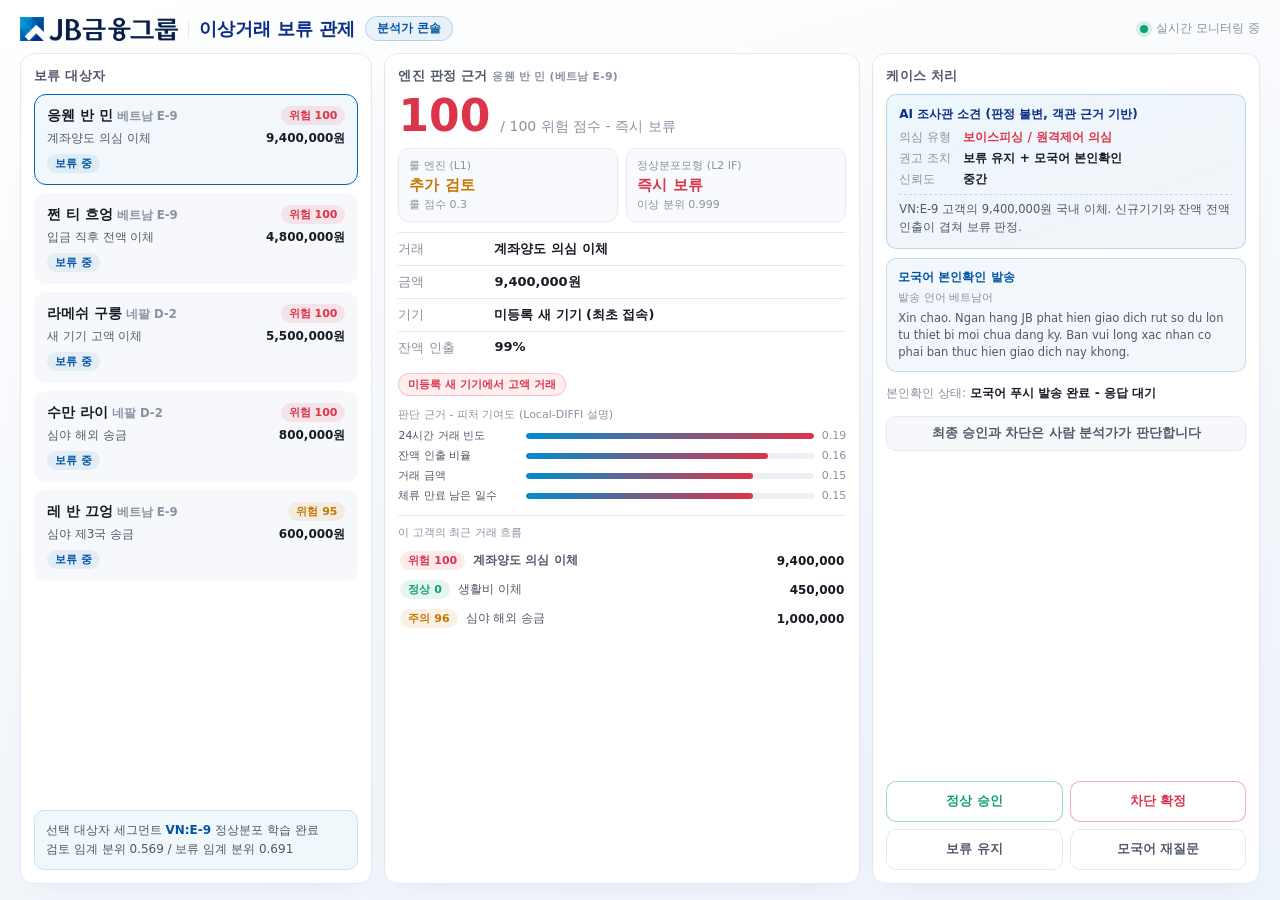
<file: fraud_console/index.html>
<!DOCTYPE html>
<html lang="ko">
<head>
<meta charset="UTF-8" />
<meta name="viewport" content="width=device-width, initial-scale=1.0" />
<title>이상거래 보류 관제 - My LifeRoad</title>

<!--
  기업 관점 화면(은행 내부 FDS 관제 콘솔). localhost:8002 로 떠서 메인 화면(8000)의
  iframe 안에 박힌다. 디자인은 메인 앱과 동일한 밝은 톤(흰 카드 + JB 파랑).

  화면 2모드:
  [관제 모드] 좌 보류 대상자 대기열 -> 중 엔진 판정 근거 -> 우 케이스 처리.
    우측에 AI 조사관 소견(의심 유형, 권고 조치, 신뢰도, 케이스 요약)이 떠서
    사람 분석가의 의사결정을 돕는다. 소견은 코드 결정론(객관 사실 기반)이다.
  [상담 모드] "모국어 재질문" 클릭 시 전환. 좌 AI 조사관 보고서(고객 세부),
    우 AI 에이전트가 고객과 모국어로 직접 소통 + 내용을 한국어로 통역해 직원에게 표시.

  데이터: 백엔드(8001) /fraud/* = 진짜 4계층 ML 엔진 실채점. 없으면 DEMO 차선책.
  결정권 원칙: 승인/차단은 분석가(사람)가 누른다. AI 는 소견과 근거만 제시한다.
-->

<style>
  :root {
    --jb-sky:   #008CCF;
    --jb-blue:  #0067B6;
    --jb-deep:  #0054A7;
    --jb-navy:  #092C86;
    --font: "Pretendard", -apple-system, BlinkMacSystemFont, "Segoe UI", system-ui, sans-serif;
    --bg:      #F6F7F9;
    --card:    #FFFFFF;
    --line:    #E6E9EF;
    --ink:     #161B26;
    --ink-2:   #515869;
    --muted:   #8A91A0;
    --risk-high: #DC3448;
    --risk-mid:  #C77700;
    --risk-low:  #0E9F76;
  }

  * { box-sizing: border-box; margin: 0; padding: 0; }
  html, body {
    height: 100%;
    background: linear-gradient(165deg, #FFFFFF, #F2F6FB 65%, #EDF3FA);
    color: var(--ink);
    font-family: var(--font);
    -webkit-font-smoothing: antialiased;
  }
  .console { height: 100%; display: flex; flex-direction: column; padding: 16px 20px; gap: 12px; }

  /* 상단 바 */
  .con-top { display: flex; align-items: center; justify-content: space-between; }
  .con-brand { display: flex; align-items: center; gap: 10px; }
  .jb-logo { height: 24px; display: block; }
  .brand-divider { width: 1px; height: 18px; background: var(--line); }
  .con-title { font-size: 18px; font-weight: 800; color: var(--jb-navy); }
  .role-badge {
    font-size: 11.5px; font-weight: 700; padding: 4px 11px; border-radius: 999px;
    color: var(--jb-deep); background: rgba(0,103,182,.08); border: 1px solid rgba(0,103,182,.22);
  }
  body.chat-mode .role-badge { color: var(--risk-mid); background: rgba(199,119,0,.08); border-color: rgba(199,119,0,.28); }
  .handoff-note {
    display: none; font-size: 11.5px; color: var(--ink-2); background: rgba(199,119,0,.07);
    border: 1px solid rgba(199,119,0,.22); border-radius: 8px; padding: 7px 11px; margin-bottom: 9px;
  }
  body.chat-mode .handoff-note { display: block; }
  .handoff-note b { color: var(--risk-mid); }
  .engine-pill {
    font-size: 11px; font-weight: 700; padding: 3px 10px; border-radius: 999px;
    border: 1px solid rgba(14,159,118,.35); color: var(--risk-low); background: rgba(14,159,118,.08);
  }
  .engine-pill.off { border-color: rgba(199,119,0,.35); color: var(--risk-mid); background: rgba(199,119,0,.08); }
  .con-live { display: flex; align-items: center; gap: 8px; font-size: 12px; color: var(--muted); }
  .con-live .dot { width: 8px; height: 8px; border-radius: 50%; background: var(--risk-low); box-shadow: 0 0 0 4px rgba(14,159,118,.15); }
  .back-btn {
    display: none; font-size: 12.5px; font-weight: 700; color: var(--jb-deep);
    border: 1px solid rgba(0,103,182,.3); background: rgba(0,103,182,.06);
    padding: 6px 14px; border-radius: 999px; cursor: pointer; font-family: var(--font);
  }
  body.chat-mode .back-btn { display: block; }
  body.chat-mode .con-live { display: none; }

  /* 패널 공통 */
  .panel {
    background: var(--card); border: 1px solid var(--line); border-radius: 14px; padding: 13px;
    display: flex; flex-direction: column; min-height: 0; overflow-y: auto;
    box-shadow: 0 10px 28px -18px rgba(9, 44, 134, .12);
  }
  .panel h2 { font-size: 13px; font-weight: 700; color: var(--ink-2); margin-bottom: 9px; letter-spacing: .02em; }
  .panel h2 small { font-weight: 600; color: var(--muted); }
  .panel::-webkit-scrollbar { width: 5px; }
  .panel::-webkit-scrollbar-thumb { background: rgba(20,38,79,.16); border-radius: 3px; }

  /* ===== 관제 모드: 3단 ===== */
  .con-grid { flex: 1; min-height: 0; display: grid; grid-template-columns: 1fr 1.35fr 1.1fr; gap: 12px; }
  body.chat-mode .con-grid { display: none; }

  /* 좌: 대기열. 목록만 스크롤하고 세그먼트 박스는 항상 하단 고정 */
  .queue-panel { overflow: hidden; }
  .queue-scroll { flex: 1; min-height: 0; overflow-y: auto; }
  .queue-scroll::-webkit-scrollbar { width: 5px; }
  .queue-scroll::-webkit-scrollbar-thumb { background: rgba(20,38,79,.16); border-radius: 3px; }
  .queue-panel .seg-box { flex-shrink: 0; }
  .queue { display: flex; flex-direction: column; gap: 8px; }
  .q-row { padding: 11px 12px; border-radius: 12px; background: #F6F8FB; border: 1.5px solid transparent; cursor: pointer; }
  .q-row.sel { border-color: var(--jb-blue); background: rgba(0,103,182,.05); }
  .q-top { display: flex; align-items: center; justify-content: space-between; gap: 8px; }
  .q-name { font-size: 14px; font-weight: 800; color: var(--ink); }
  .q-name small { font-weight: 600; color: var(--muted); margin-left: 4px; }
  .q-mid { display: flex; align-items: center; justify-content: space-between; gap: 8px; margin-top: 5px; font-size: 12px; color: var(--ink-2); }
  .q-amt { font-variant-numeric: tabular-nums; font-weight: 700; color: var(--ink); }
  .q-bottom { display: flex; align-items: center; gap: 6px; margin-top: 7px; }
  .tag { font-size: 11px; padding: 2px 8px; border-radius: 999px; font-weight: 700; white-space: nowrap; }
  .tag.high { background: rgba(220,52,72,.10); color: var(--risk-high); }
  .tag.mid  { background: rgba(199,119,0,.10); color: var(--risk-mid); }
  .tag.low  { background: rgba(14,159,118,.10); color: var(--risk-low); }
  .tag.st-wait    { background: rgba(0,103,182,.08); color: var(--jb-deep); }
  .tag.st-replied { background: rgba(199,119,0,.10); color: var(--risk-mid); }
  .tag.st-approve { background: rgba(14,159,118,.10); color: var(--risk-low); }
  .tag.st-block   { background: rgba(220,52,72,.10); color: var(--risk-high); }
  .tag.st-hold    { background: rgba(81,88,105,.10); color: var(--ink-2); }
  .seg-box {
    margin-top: 10px; padding: 10px 11px; border-radius: 10px; font-size: 12px;
    background: rgba(0,140,207,.06); border: 1px solid rgba(0,140,207,.18); color: var(--ink-2); line-height: 1.6;
  }
  .seg-box b { color: var(--jb-deep); }

  /* 중: 엔진 판정 근거 */
  .detail-score { display: flex; align-items: baseline; gap: 10px; margin-bottom: 10px; }
  .detail-score .num { font-size: 44px; font-weight: 800; color: var(--risk-high); line-height: 1; }
  .detail-score .num.mid { color: var(--risk-mid); }
  .detail-score .num.low { color: var(--risk-low); }
  .detail-score .of { font-size: 14px; color: var(--muted); }
  .axes { display: grid; grid-template-columns: 1fr 1fr; gap: 8px; margin-bottom: 10px; }
  .axis { background: #F8FAFD; border: 1px solid var(--line); border-radius: 10px; padding: 9px 10px; }
  .axis .ah { font-size: 11px; color: var(--muted); margin-bottom: 3px; }
  .axis .av { font-size: 15px; font-weight: 800; }
  .axis .av.high { color: var(--risk-high); }
  .axis .av.mid { color: var(--risk-mid); }
  .axis .av.low { color: var(--risk-low); }
  .axis .as { font-size: 11px; color: var(--muted); margin-top: 2px; }
  .reason { display: flex; gap: 8px; padding: 7px 0; border-top: 1px solid var(--line); font-size: 13px; }
  .reason .k { color: var(--muted); min-width: 88px; }
  .reason .v { font-weight: 600; color: var(--ink); }
  .signals { display: flex; flex-wrap: wrap; gap: 6px; margin-top: 9px; }
  .sig-chip {
    font-size: 11px; font-weight: 700; padding: 3px 9px; border-radius: 999px;
    background: rgba(220,52,72,.08); color: var(--risk-high); border: 1px solid rgba(220,52,72,.22);
  }
  .xai { margin-top: 11px; }
  .xai .xh { font-size: 11px; color: var(--muted); margin-bottom: 6px; }
  .xai-row { display: grid; grid-template-columns: 120px 1fr auto; gap: 8px; align-items: center; font-size: 11px; margin-bottom: 5px; }
  .xai-row .xn { color: var(--ink-2); }
  .xai-bar { height: 6px; border-radius: 3px; background: #EDF0F5; overflow: hidden; }
  .xai-bar i { display: block; height: 100%; background: linear-gradient(90deg, var(--jb-sky), var(--risk-high)); border-radius: 3px; }
  .xai-row .xv { color: var(--muted); font-variant-numeric: tabular-nums; }
  .mini-feed { margin-top: 12px; border-top: 1px solid var(--line); padding-top: 9px; }
  .mini-feed .mh { font-size: 11px; color: var(--muted); margin-bottom: 6px; }
  .mini-row { display: grid; grid-template-columns: auto 1fr auto; gap: 8px; align-items: center; font-size: 12px; padding: 5px 2px; color: var(--ink-2); }
  .mini-row .amt { font-variant-numeric: tabular-nums; font-weight: 700; color: var(--ink); }

  /* 우: 케이스 처리 */
  .decision-banner { display: none; margin-bottom: 9px; padding: 12px; border-radius: 10px; font-size: 14px; font-weight: 800; text-align: center; }
  .decision-banner.show { display: block; }
  .decision-banner.approve { background: rgba(14,159,118,.10); color: var(--risk-low); border: 1.5px solid rgba(14,159,118,.35); }
  .decision-banner.block   { background: rgba(220,52,72,.08); color: var(--risk-high); border: 1.5px solid rgba(220,52,72,.35); }
  .decision-banner.hold    { background: rgba(81,88,105,.08); color: var(--ink-2); border: 1.5px solid rgba(81,88,105,.25); }

  .agent-box {
    background: linear-gradient(160deg, rgba(0,140,207,.07), rgba(9,44,134,.05));
    border: 1px solid rgba(0,103,182,.22);
    border-radius: 10px; padding: 11px 12px; margin-bottom: 9px;
  }
  .agent-box .ah { font-size: 12px; font-weight: 800; color: var(--jb-navy); margin-bottom: 6px; }
  .agent-box .arow { display: flex; gap: 6px; font-size: 12px; margin-bottom: 4px; }
  .agent-box .arow .k { color: var(--muted); min-width: 58px; }
  .agent-box .arow .v { font-weight: 700; color: var(--ink); }
  .agent-box .arow .v.warn { color: var(--risk-high); }
  .agent-box .asum { font-size: 11.5px; line-height: 1.55; color: var(--ink-2); margin-top: 6px; border-top: 1px dashed rgba(0,103,182,.2); padding-top: 6px; }

  .verify-box { background: rgba(0,103,182,.05); border: 1px solid rgba(0,103,182,.18); border-radius: 10px; padding: 10px 11px; margin-bottom: 9px; }
  .verify-box .vh { font-size: 12px; font-weight: 700; color: var(--jb-deep); margin-bottom: 4px; }
  .verify-box .vlang { font-size: 11px; color: var(--muted); margin-bottom: 5px; }
  .verify-box .vbody { font-size: 11.5px; line-height: 1.5; color: var(--ink-2); }
  .reply-box { border-radius: 10px; padding: 10px 11px; margin-bottom: 9px; background: rgba(14,159,118,.06); border: 1px solid rgba(14,159,118,.22); }
  .reply-box.warn { background: rgba(220,52,72,.05); border-color: rgba(220,52,72,.25); }
  .reply-box .rh { font-size: 12px; font-weight: 700; color: var(--risk-low); margin-bottom: 4px; }
  .reply-box.warn .rh { color: var(--risk-high); }
  .reply-box .rl { font-size: 11.5px; line-height: 1.55; color: var(--ink); }
  .status-line { font-size: 12px; color: var(--muted); margin: 4px 0 8px; }
  .status-line b { color: var(--ink); }
  .status-line b.approve { color: var(--risk-low); }
  .status-line b.block   { color: var(--risk-high); }
  .status-line b.hold    { color: var(--ink-2); }
  .decide-h {
    font-size: 12.5px; font-weight: 700; color: var(--ink-2);
    margin: 6px 0 8px; text-align: center; padding: 8px 6px;
    background: #F6F8FB; border: 1px solid var(--line); border-radius: 10px;
  }
  .decide { display: grid; grid-template-columns: 1fr 1fr; gap: 7px; margin-top: auto; }
  .d-btn {
    text-align: center; padding: 11px 6px; border-radius: 10px; font-weight: 700; font-size: 12.5px;
    border: 1px solid var(--line); background: #FFFFFF; color: var(--ink-2);
    cursor: pointer; font-family: var(--font); transition: transform .06s ease;
  }
  .d-btn:hover { border-color: var(--jb-blue); color: var(--jb-deep); }
  .d-btn:active { transform: scale(.97); }
  .d-btn.approve { border-color: rgba(14,159,118,.4); color: var(--risk-low); }
  .d-btn.block { border-color: rgba(220,52,72,.4); color: var(--risk-high); }
  .d-btn.picked { outline: 2px solid var(--jb-blue); outline-offset: 1px; }

  /* ===== 상담 모드: 보고서 | 실제 대화(모국어) | 한국어 통역 ===== */
  .chat-grid { flex: 1; min-height: 0; display: none; grid-template-columns: 0.92fr 1.04fr 1.04fr; gap: 12px; }
  body.chat-mode .chat-grid { display: grid; }

  /* 통역 박스 항목: 대화 순서대로 한국어 번역/분석을 카드로 쌓는다 */
  .tr-entry { border-radius: 10px; padding: 8px 11px; font-size: 11.5px; line-height: 1.55; }
  .tr-entry .who { font-size: 10px; font-weight: 700; letter-spacing: .04em; margin-bottom: 3px; }
  .tr-entry.agent { background: #F1F3F7; color: var(--ink); }
  .tr-entry.agent .who { color: var(--ink-2); }
  .tr-entry.customer { background: rgba(0,103,182,.07); border: 1px solid rgba(0,103,182,.16); color: var(--ink); }
  .tr-entry.customer .who { color: var(--jb-deep); }
  .tr-entry.customer.warn { background: rgba(220,52,72,.06); border-color: rgba(220,52,72,.24); }
  .tr-entry.customer.warn .who { color: var(--risk-high); }
  .tr-entry b { color: var(--jb-navy); }
  .tr-entry b.warn { color: var(--risk-high); }
  .tr-entry .chk { margin-top: 5px; color: var(--ink-2); }

  .report .rp-sec { margin-bottom: 11px; }
  .report .rp-h { font-size: 11.5px; font-weight: 700; color: var(--jb-deep); margin-bottom: 5px; letter-spacing: .02em; }
  .report .rp-body { font-size: 12px; line-height: 1.6; color: var(--ink-2); }
  .rp-profile { display: grid; grid-template-columns: 1fr 1fr; gap: 6px; }
  .rp-cell { background: #F8FAFD; border: 1px solid var(--line); border-radius: 8px; padding: 7px 9px; }
  .rp-cell .l { font-size: 10.5px; color: var(--muted); }
  .rp-cell .v { font-size: 12.5px; font-weight: 700; color: var(--ink); margin-top: 1px; }
  .ev-row { display: flex; gap: 7px; padding: 5px 0; border-top: 1px dashed var(--line); font-size: 11.5px; }
  .ev-row .t { min-width: 96px; color: var(--muted); }
  .ev-row .f { color: var(--ink-2); }
  .rp-q { font-size: 11.5px; color: var(--ink-2); padding: 4px 0; }
  .rp-q b { color: var(--jb-deep); }

  .chat-scroll { flex: 1; min-height: 0; overflow-y: auto; display: flex; flex-direction: column; gap: 9px; padding: 4px 2px; }
  /* 줄바꿈: 단어 단위로만 꺾는다(keep-all). 폭보다 긴 단어만 예외로 꺾는다. */
  .bubble, .ko-note, .tr-entry, .report, .agent-box, .verify-box, .reply-box { word-break: keep-all; overflow-wrap: break-word; }
  .bubble { max-width: 86%; padding: 9px 12px; border-radius: 14px; font-size: 12.5px; line-height: 1.55; }
  .bubble.agent { align-self: flex-start; background: #F1F3F7; color: var(--ink); border-bottom-left-radius: 5px; }
  .bubble.customer { align-self: flex-end; background: var(--jb-deep); color: #fff; border-bottom-right-radius: 5px; }
  .bubble .blang { display: block; font-size: 10px; opacity: .65; margin-bottom: 3px; font-weight: 700; letter-spacing: .04em; }
  .ko-note {
    align-self: stretch; background: rgba(0,140,207,.06); border: 1px solid rgba(0,140,207,.18);
    border-radius: 10px; padding: 8px 11px; font-size: 11.5px; line-height: 1.55; color: var(--ink-2);
  }
  .ko-note b { color: var(--jb-navy); }
  .ko-note .warn { color: var(--risk-high); font-weight: 700; }
  .chat-input { display: flex; gap: 7px; margin-top: 9px; }
  .chat-input input {
    flex: 1; border: 1.5px solid var(--line); border-radius: 10px; padding: 9px 12px;
    font-size: 12.5px; font-family: var(--font); outline: none; color: var(--ink);
  }
  .chat-input input:focus { border-color: var(--jb-blue); }
  .chat-input button {
    border: none; background: var(--jb-deep); color: #fff; font-weight: 700; font-size: 12.5px;
    border-radius: 10px; padding: 9px 16px; cursor: pointer; font-family: var(--font);
  }
  .presets { display: flex; flex-wrap: wrap; gap: 6px; margin-top: 8px; }
  .preset-btn {
    font-size: 11.5px; font-weight: 700; color: var(--ink-2);
    border: 1px solid var(--line); background: #F8FAFD; border-radius: 999px;
    padding: 6px 11px; cursor: pointer; font-family: var(--font);
  }
  .preset-btn:hover { border-color: var(--jb-blue); color: var(--jb-deep); }
  .presets .ph { width: 100%; font-size: 10.5px; color: var(--muted); }
</style>
</head>
<body>
  <div class="console">

    <div class="con-top">
      <div class="con-brand">
        <img class="jb-logo" src="jb-signature.png" alt="JB금융그룹" />
        <div class="brand-divider"></div>
        <span class="con-title" id="top-title">이상거래 보류 관제</span>
        <span class="role-badge" id="role-badge">분석가 콘솔</span>
      </div>
      <div class="con-live"><span class="dot"></span><span>실시간 모니터링 중</span></div>
      <button class="back-btn" onclick="closeChat()">분석가 콘솔로 돌아가기</button>
    </div>

    <div class="handoff-note" id="handoff"><b>분석가 콘솔에서 인수인계된 케이스</b>입니다. 상담사가 고객과 상담한 결과는 다시 분석가에게 회신되어 최종 결정에 쓰입니다.</div>

    <!-- ===== 관제 모드 ===== -->
    <div class="con-grid">
      <section class="panel queue-panel">
        <h2>보류 대상자</h2>
        <div class="queue-scroll"><div class="queue" id="queue"></div></div>
        <div class="seg-box" id="segbox"></div>
      </section>

      <section class="panel">
        <h2>엔진 판정 근거 <small id="who"></small></h2>
        <div id="detail"></div>
      </section>

      <section class="panel">
        <h2>케이스 처리</h2>
        <div class="decision-banner" id="banner"></div>
        <div class="agent-box" id="agent-op"></div>
        <div class="verify-box" id="verify"></div>
        <div id="reply"></div>
        <div class="status-line" id="status"></div>
        <div class="decide-h">최종 승인과 차단은 사람 분석가가 판단합니다</div>
        <div class="decide">
          <button class="d-btn approve" id="btn-approve" onclick="decide('approve')">정상 승인</button>
          <button class="d-btn block" id="btn-block" onclick="decide('block')">차단 확정</button>
          <button class="d-btn" id="btn-hold" onclick="decide('hold')">보류 유지</button>
          <button class="d-btn" id="btn-reverify" onclick="openChat()">모국어 재질문</button>
        </div>
      </section>
    </div>

    <!-- ===== 상담 모드 ===== -->
    <div class="chat-grid">
      <section class="panel report" id="report"></section>

      <section class="panel">
        <h2>실제 대화 <small>AI 에이전트 ↔ 고객 (모국어 원문)</small></h2>
        <div class="chat-scroll" id="dialogue"></div>
        <div class="presets" id="presets"></div>
        <div class="chat-input">
          <input id="chat-in" type="text" placeholder="고객 답변 입력" autocomplete="off" />
          <button onclick="sendChat()">전송</button>
        </div>
      </section>

      <section class="panel">
        <h2>직원용 한국어 통역 <small>대화를 실시간으로 번역, 분석</small></h2>
        <div class="chat-scroll" id="translation"></div>
      </section>
    </div>

  </div>

  <script>
    var API = "http://localhost:8001";

    /* ---------- 차선책 데이터(백엔드 미기동 시) ---------- */
    var FALLBACK_QUEUE = [
      { persona_id: "minh", name: "응웬 반 민", country: "베트남", visa: "E-9",
        label: "계좌양도 의심 이체", amount_krw: 9400000, score: 100, action: "soft_block",
        action_ko: "즉시 보류", status: "verifying", decision: null },
      { persona_id: "huong", name: "쩐 티 흐엉", country: "베트남", visa: "E-9",
        label: "입금 직후 전액 이체", amount_krw: 4800000, score: 100, action: "soft_block",
        action_ko: "즉시 보류", status: "verifying", decision: null },
      { persona_id: "ramesh", name: "라메쉬 구룽", country: "네팔", visa: "D-2",
        label: "새 기기 고액 이체", amount_krw: 5500000, score: 100, action: "soft_block",
        action_ko: "즉시 보류", status: "verifying", decision: null },
      { persona_id: "suman", name: "수만 라이", country: "네팔", visa: "D-2",
        label: "심야 해외 송금", amount_krw: 800000, score: 100, action: "soft_block",
        action_ko: "즉시 보류", status: "verifying", decision: null },
      { persona_id: "cuong", name: "레 반 끄엉", country: "베트남", visa: "E-9",
        label: "심야 제3국 송금", amount_krw: 600000, score: 95, action: "review",
        action_ko: "추가 검토", status: "verifying", decision: null }
    ];
    function fbInv(summary, suspected, reco) {
      return { case_summary: summary, suspected_type_ko: suspected, recommended_ko: reco,
               confidence_ko: "중간", key_evidence: [], verification_questions: [] };
    }
    var FALLBACK_FEED = {
      minh: {
        persona: { name: "응웬 반 민", country: "베트남", visa: "E-9" },
        segment: "VN:E-9", baseline: { review: 0.5685, soft_block: 0.6908 },
        feed: [
          { tx_id: "TX-MINH-9401", label: "계좌양도 의심 이체", amount_krw: 9400000, score: 100,
            action: "soft_block", action_ko: "즉시 보류", rule_action: "review", model_action: "soft_block",
            rule_score: 0.3, model_score: 0.999, is_new_device: true, drawdown: 0.99,
            rules_ko: ["미등록 새 기기에서 고액 거래"],
            xai: { "24시간 거래 빈도": 0.19, "잔액 인출 비율": 0.16, "거래 금액": 0.15, "체류 만료 남은 일수": 0.15 } },
          { tx_id: "TX-MINH-2701", label: "생활비 이체", amount_krw: 450000, score: 0,
            action: "allow", action_ko: "정상", rule_action: "allow", model_action: "allow",
            rule_score: 0, model_score: 0.941, is_new_device: false, drawdown: 0.12, rules_ko: [], xai: {} },
          { tx_id: "TX-MINH-1001", label: "심야 해외 송금", amount_krw: 1000000, score: 96,
            action: "review", action_ko: "추가 검토", rule_action: "review", model_action: "review",
            rule_score: 0.5, model_score: 0.958, is_new_device: false, drawdown: 0.2,
            rules_ko: ["본국이 아닌 제3국 송금", "심야 시간대 해외 송금"], xai: {} }
        ],
        case: { persona_id: "minh", status: "verifying", decision: null, turns: [],
          verification: { language: "vi",
            message: "Xin chao. Ngan hang JB phat hien giao dich rut so du lon tu thiet bi moi chua dang ky. Ban vui long xac nhan co phai ban thuc hien giao dich nay khong." },
          investigation: fbInv("VN:E-9 고객의 9,400,000원 국내 이체. 신규기기와 잔액 전액 인출이 겹쳐 보류 판정.",
            "보이스피싱 / 원격제어 의심", "보류 유지 + 모국어 본인확인") }
      },
      huong: {
        persona: { name: "쩐 티 흐엉", country: "베트남", visa: "E-9" },
        segment: "VN:E-9", baseline: { review: 0.5685, soft_block: 0.6908 },
        feed: [
          { tx_id: "TX-HUONG-4801", label: "입금 직후 전액 이체", amount_krw: 4800000, score: 100,
            action: "soft_block", action_ko: "즉시 보류", rule_action: "review", model_action: "soft_block",
            rule_score: 0.25, model_score: 0.996, is_new_device: false, drawdown: 0.95,
            rules_ko: ["입금 직후 전액 이체(통과계좌 의심)"], xai: {} }
        ],
        case: { persona_id: "huong", status: "verifying", decision: null, turns: [],
          verification: { language: "vi", message: "Xin chào, chúng tôi tạm giữ một giao dịch bất thường trên tài khoản của bạn: 4,800,000 KRW đến KR (domestic). Bạn có thực hiện giao dịch này không? Vui lòng xác nhận." },
          investigation: fbInv("VN:E-9 고객의 4,800,000원 국내 이체. 입금 직후 전액 이체 패턴.",
            "보이스피싱 / 원격제어 의심", "보류 유지 + 모국어 본인확인") }
      },
      ramesh: {
        persona: { name: "라메쉬 구룽", country: "네팔", visa: "D-2" },
        segment: "NP:D-2", baseline: { review: 0.5483, soft_block: 0.6090 },
        feed: [
          { tx_id: "TX-RAMESH-5501", label: "새 기기 고액 이체", amount_krw: 5500000, score: 100,
            action: "soft_block", action_ko: "즉시 보류", rule_action: "review", model_action: "soft_block",
            rule_score: 0.3, model_score: 1.0, is_new_device: true, drawdown: 0.7,
            rules_ko: ["미등록 새 기기에서 고액 거래"], xai: {} }
        ],
        case: { persona_id: "ramesh", status: "verifying", decision: null, turns: [],
          verification: { language: "ne", message: "नमस्ते, तपाईंको खातामा एउटा असामान्य कारोबार अस्थायी रूपमा रोकिएको छ: KR मा 5,500,000 KRW (domestic)। के यो कारोबार तपाईं आफैले गर्नुभएको हो? कृपया पुष्टि गर्नुहोस्।" },
          investigation: fbInv("NP:D-2 고객의 5,500,000원 국내 이체. 미등록 새 기기 고액 거래.",
            "보이스피싱 / 원격제어 의심", "보류 유지 + 모국어 본인확인") }
      },
      suman: {
        persona: { name: "수만 라이", country: "네팔", visa: "D-2" },
        segment: "NP:D-2", baseline: { review: 0.5483, soft_block: 0.6090 },
        feed: [
          { tx_id: "TX-SUMAN-0801", label: "심야 해외 송금", amount_krw: 800000, score: 100,
            action: "soft_block", action_ko: "즉시 보류", rule_action: "soft_block", model_action: "soft_block",
            rule_score: 0.85, model_score: 1.0, is_new_device: true, drawdown: 0.6,
            rules_ko: ["본국이 아닌 제3국 송금", "심야 시간대 해외 송금"], xai: {} }
        ],
        case: { persona_id: "suman", status: "verifying", decision: null, turns: [],
          verification: { language: "ne", message: "नमस्ते, तपाईंको खातामा एउटा असामान्य कारोबार अस्थायी रूपमा रोकिएको छ: PH मा 800,000 KRW (remittance)। के यो कारोबार तपाईं आफैले गर्नुभएको हो? कृपया पुष्टि गर्नुहोस्।" },
          investigation: fbInv("NP:D-2 고객의 800,000원 심야 제3국 송금. 새 기기와 겹침.",
            "출국기 계좌양도 의심", "보류 유지 + 모국어 본인확인") }
      },
      cuong: {
        persona: { name: "레 반 끄엉", country: "베트남", visa: "E-9" },
        segment: "VN:E-9", baseline: { review: 0.5685, soft_block: 0.6908 },
        feed: [
          { tx_id: "TX-CUONG-0601", label: "심야 제3국 송금", amount_krw: 600000, score: 95,
            action: "review", action_ko: "추가 검토", rule_action: "review", model_action: "allow",
            rule_score: 0.45, model_score: 0.948, is_new_device: false, drawdown: 0.3,
            rules_ko: ["본국이 아닌 제3국 송금", "심야 시간대 해외 송금"], xai: {} }
        ],
        case: { persona_id: "cuong", status: "verifying", decision: null, turns: [],
          verification: { language: "vi", message: "Xin chào, chúng tôi tạm giữ một giao dịch bất thường trên tài khoản của bạn: 600,000 KRW đến PH (remittance). Bạn có thực hiện giao dịch này không? Vui lòng xác nhận." },
          investigation: fbInv("VN:E-9 고객의 600,000원 심야 제3국 송금.", "이례 거래", "수동 심사") }
      }
    };

    /* ---------- 상태 ---------- */
    var LIVE = false;
    var QUEUE = [];
    var FEEDS = {};
    var CUR = "minh";
    var selectedTx = 0;
    var chatBusy = false;

    var LANG_KO = { vi: "베트남어", ne: "네팔어", ko: "한국어", en: "영어" };
    var INTENT_KO = {
      confirmed_by_customer: "본인 거래 확인",
      denies_transaction: "거래 부인",
      coercion_hint: "강요 정황 감지",
      remote_control_hint: "원격제어 정황 감지",
      scam_script_hint: "사기 스크립트 정황",
      inconsistent_confirmation: "진술 불일치",
      unclear_needs_followup: "불명확 - 추가 확인 필요",
      unsafe_or_irrelevant_reply: "무관/위험 응답"
    };
    var STATE_KO = {
      release_candidate: "정상 해제 후보",
      account_takeover_escalation: "계좌양도 의심 상신",
      protective_escalation: "고객 보호 조치 상신",
      keep_hold_and_ask_followup: "보류 유지 + 추가 질문",
      manual_review: "수동 심사"
    };
    var DECIDE_KO = { approve: "정상 승인", block: "차단 확정", hold: "보류 유지" };

    // 상담 프리셋(고객 답변 예시). text=고객 모국어 원문, ko=그 원문의 한국어 직역.
    var PRESETS = {
      vi: [
        { label: "본인 거래 확인", text: "Đúng, tôi đã thực hiện giao dịch này.", ko: "네, 제가 한 거래가 맞습니다." },
        { label: "거래 부인", text: "Tôi không biết giao dịch này.", ko: "저는 이 거래를 모릅니다." },
        { label: "강요 정황", text: "Có người bảo tôi làm và không được báo ngân hàng.", ko: "누군가 저에게 시켰고 은행에 알리지 말라고 했습니다." },
        { label: "원격제어 정황", text: "Họ bảo tôi cài ứng dụng điều khiển từ xa.", ko: "그들이 저에게 원격제어 앱을 설치하라고 했습니다." }
      ],
      ne: [
        { label: "본인 거래 확인", text: "हो, यो मैले गरेको हुँ।", ko: "네, 제가 한 거래가 맞습니다." },
        { label: "거래 부인", text: "यो कारोबार थाहा छैन।", ko: "저는 이 거래를 모릅니다." },
        { label: "강요 정황", text: "कसैले धम्की दियो। नभन्न भन्यो।", ko: "누군가 저를 협박했고 말하지 말라고 했습니다." },
        { label: "원격제어 정황", text: "एप इन्स्टल गर्न लगाइयो।", ko: "앱을 설치하게 시켰습니다." }
      ]
    };
    // 고객 원문 -> 한국어 직역 조회표(프리셋 기반). buildEvents 에서 고객 답변 번역에 쓴다.
    var REPLY_KO = {};
    Object.keys(PRESETS).forEach(function (lg) {
      PRESETS[lg].forEach(function (p) { REPLY_KO[p.text] = p.ko; });
    });
    // 후속 안내(에이전트) 한국어 직역: 라우팅 상태별 문구.
    var FOLLOW_KO = {
      release_candidate: "본인 확인이 되었습니다. 거래를 정상 처리하겠습니다. 감사합니다.",
      account_takeover_escalation: "고객님 안전을 위해 거래를 계속 보류하고 계좌 보호 절차를 진행하겠습니다.",
      protective_escalation: "고객님 보호를 위해 거래를 계속 보류합니다. 안전을 위해 담당자가 이어서 확인하겠습니다.",
      keep_hold_and_ask_followup: "확인이 더 필요해 거래를 잠시 더 보류하겠습니다. 몇 가지 더 여쭤보겠습니다.",
      manual_review: "담당자가 추가 검토를 거쳐 다시 안내드리겠습니다."
    };
    function verifKo(feed) {
      // 엔진이 보낸 모국어 본인확인 메시지의 한국어 직역(금액/수취국을 실제 값으로).
      var hero = (feed && feed.feed && feed.feed[0]) || {};
      var dest = hero.counterparty_country || "";
      return "안녕하세요. 고객님 계좌에서 " + (hero.amount_krw ? amt(hero.amount_krw) + "원" : "이 거래") +
        (dest ? "(" + dest + " 수취)" : "") + " 이상 거래가 감지되어 잠시 보류했습니다. 본인이 하신 거래가 맞습니까? 확인 부탁드립니다.";
    }

    // 상담 시작 시 에이전트가 모국어로 먼저 안내하는 스크립트.
    // 보류 사유 뒤에 (1) 필요 증명, (2) 진행 방법과 안심을 이어 붙여 대화를 채운다.
    // text=고객 모국어 원문, ko=그 원문을 그대로 옮긴 한국어 직역(에이전트 말투 그대로).
    var GUIDE = {
      vi: [
        { text: "Để xác minh, bạn vui lòng cho biết: bạn có tự mình thực hiện lệnh chuyển này không, người nhận là ai và với mục đích gì. Nếu có thể, hãy gửi ảnh chụp tin nhắn hoặc cuộc gọi liên quan đến giao dịch.",
          ko: "확인을 위해 여쭤봅니다. 이 이체를 직접 하셨는지, 수취인은 누구이며 어떤 목적인지 알려주세요. 가능하시면 거래와 관련된 문자나 통화 화면을 캡처해 보내주세요." },
        { text: "Nếu có ai đó đang hướng dẫn bạn chuyển tiền, hoặc yêu cầu cài ứng dụng điều khiển từ xa, hãy dừng lại ngay và cho chúng tôi biết. Số tiền của bạn đang được giữ an toàn cho đến khi xác minh xong, bạn không cần vội.",
          ko: "혹시 누군가 이체를 지시하고 있거나 원격제어 앱 설치를 요구한다면, 지금 즉시 멈추시고 저희에게 알려주세요. 고객님 돈은 확인이 끝날 때까지 안전하게 보관되니 서두르지 않으셔도 됩니다." }
      ],
      ne: [
        { text: "पुष्टिका लागि कृपया भन्नुहोस्: यो कारोबार तपाईं आफैंले गर्नुभएको हो, प्राप्तकर्ता को हो र किन पठाउनुभएको हो। सम्भव भए सम्बन्धित सन्देश वा कलको स्क्रिनसट पठाउनुहोस्।",
          ko: "확인을 위해 여쭤봅니다. 이 거래를 직접 하셨는지, 수취인은 누구이며 왜 보내셨는지 알려주세요. 가능하시면 관련 문자나 통화 화면을 캡처해 보내주세요." },
        { text: "यदि कसैले तपाईंलाई पैसा पठाउन लगाइरहेको छ वा रिमोट कन्ट्रोल एप इन्स्टल गर्न भन्दैछ भने तुरुन्तै रोक्नुहोस् र हामीलाई भन्नुहोस्। तपाईंको रकम पुष्टि नभएसम्म सुरक्षित राखिएको छ, हतार गर्नु पर्दैन।",
          ko: "혹시 누군가 돈을 보내라고 시키거나 원격제어 앱을 설치하라고 한다면 즉시 멈추시고 저희에게 알려주세요. 고객님 돈은 확인이 끝날 때까지 안전하게 보관되니 서두르지 않으셔도 됩니다." }
      ]
    };

    /* ---------- 공통 ---------- */
    function won(n) {
      var man = Math.round(n / 10000);
      if (man >= 10000) {
        var eok = Math.floor(man / 10000), rest = man % 10000;
        return eok + "억 " + (rest ? rest.toLocaleString("ko-KR") + "만 원" : "원");
      }
      return man.toLocaleString("ko-KR") + "만 원";
    }
    function amt(n) { return n.toLocaleString("ko-KR"); }
    function tierOf(a) { return a === "soft_block" ? "high" : (a === "review" ? "mid" : "low"); }
    function esc(s) { var d = document.createElement("div"); d.textContent = String(s == null ? "" : s); return d.innerHTML; }
    function curFeed() { return FEEDS[CUR]; }
    function curCase() { return (FEEDS[CUR] || {}).case || {}; }

    // 종결(승인/차단) 케이스는 큐에서 내린다. 보류 유지와 재질문은 미결이라 큐에 남는다.
    // 승인/차단/보류유지 셋 다 = 분석가 결정 완료 → 큐에서 내린다. 모국어 재질문만 큐에 남는다.
    function isResolved(row) { return row.status === "decided" && !!row.decision; }
    function visibleQueue() { return QUEUE.filter(function (r) { return !isResolved(r); }); }
    function firstVisibleId() { var v = visibleQueue(); return v.length ? v[0].persona_id : null; }

    // 엔진 요약에 붙어 오는 원문 인용("고객 답변: ...")을 항상 새 줄로 분리해 HTML 로 만든다.
    function summaryHtml(summary) {
      var s = summary || "";
      var m = s.match(/고객\s?답변\s?:/);
      if (!m) return "고객 답변 요약: " + esc(s);
      var i = s.indexOf(m[0]);
      return "고객 답변 요약: " + esc(s.slice(0, i).trim()) + "<br />" + esc(s.slice(i).trim());
    }

    function statusBadge(row) {
      if (row.status === "decided" && row.decision) {
        if (row.decision === "approve") return '<span class="tag st-approve">승인 완료</span>';
        if (row.decision === "block") return '<span class="tag st-block">차단 완료</span>';
        return '<span class="tag st-hold">보류 유지</span>';
      }
      if (row.status === "replied") return '<span class="tag st-replied">고객 응답 수신</span>';
      return '<span class="tag st-wait">보류 중</span>';
    }

    /* ---------- 관제 모드 렌더 ---------- */
    function renderQueue() {
      var el = document.getElementById("queue");
      el.innerHTML = "";
      var rows = visibleQueue();   // 종결된 건은 큐에서 내려 다음 건이 올라온다
      if (!rows.length) {
        el.innerHTML = '<div class="seg-box">모든 보류 건을 처리했습니다. 대기 중인 건이 없습니다.</div>';
        return;
      }
      rows.forEach(function (row) {
        var div = document.createElement("div");
        div.className = "q-row" + (row.persona_id === CUR ? " sel" : "");
        div.innerHTML =
          '<div class="q-top"><span class="q-name">' + esc(row.name) +
            "<small>" + esc(row.country + " " + row.visa) + "</small></span>" +
            '<span class="tag ' + tierOf(row.action) + '">위험 ' + row.score + "</span></div>" +
          '<div class="q-mid"><span>' + esc(row.label) + '</span><span class="q-amt">' + amt(row.amount_krw) + "원</span></div>" +
          '<div class="q-bottom">' + statusBadge(row) + "</div>";
        div.addEventListener("click", function () { selectPersona(row.persona_id); });
        el.appendChild(div);
      });
    }

    function axisCell(head, action, score, note) {
      var tier = tierOf(action);
      var ko = action === "soft_block" ? "즉시 보류" : (action === "review" ? "추가 검토" : "정상");
      return '<div class="axis"><div class="ah">' + head + '</div>' +
        '<div class="av ' + tier + '">' + ko + '</div>' +
        '<div class="as">' + note + (score != null ? " " + score : "") + "</div></div>";
    }

    function renderDetail() {
      var d = curFeed();
      if (!d) { document.getElementById("detail").innerHTML = ""; return; }
      document.getElementById("who").textContent = d.persona.name + " (" + d.persona.country + " " + d.persona.visa + ")";
      var t = d.feed[selectedTx] || d.feed[0];
      var tier = tierOf(t.action);
      var numClass = tier === "high" ? "" : (tier === "mid" ? " mid" : " low");
      var chips = (t.rules_ko && t.rules_ko.length)
        ? '<div class="signals">' + t.rules_ko.map(function (s) { return '<span class="sig-chip">' + esc(s) + "</span>"; }).join("") + "</div>"
        : '<div class="status-line">발동한 위험 룰 없음</div>';

      var xaiHtml = "";
      var keys = Object.keys(t.xai || {});
      if (keys.length) {
        var max = 0; keys.forEach(function (k) { max = Math.max(max, t.xai[k]); });
        xaiHtml = '<div class="xai"><div class="xh">판단 근거 - 피처 기여도 (Local-DIFFI 설명)</div>' +
          keys.map(function (k) {
            var w = max > 0 ? Math.round(t.xai[k] / max * 100) : 0;
            return '<div class="xai-row"><span class="xn">' + esc(k) + '</span>' +
              '<span class="xai-bar"><i style="width:' + w + '%"></i></span>' +
              '<span class="xv">' + t.xai[k].toFixed(2) + "</span></div>";
          }).join("") + "</div>";
      }

      var mini = "";
      if (d.feed.length > 1) {
        mini = '<div class="mini-feed"><div class="mh">이 고객의 최근 거래 흐름</div>' +
          d.feed.map(function (f, i) {
            var tk = tierOf(f.action);
            var tKo = tk === "high" ? "위험" : (tk === "mid" ? "주의" : "정상");
            return '<div class="mini-row" style="cursor:pointer' + (i === selectedTx ? ';font-weight:700' : '') + '" onclick="pickTx(' + i + ')">' +
              '<span class="tag ' + tk + '">' + tKo + " " + f.score + "</span>" +
              "<span>" + esc(f.label) + "</span>" +
              '<span class="amt">' + amt(f.amount_krw) + "</span></div>";
          }).join("") + "</div>";
      }

      document.getElementById("detail").innerHTML =
        '<div class="detail-score"><span class="num' + numClass + '">' + t.score + "</span>" +
        '<span class="of">/ 100 위험 점수 - ' + esc(t.action_ko) + "</span></div>" +
        '<div class="axes">' +
          axisCell("룰 엔진 (L1)", t.rule_action, t.rule_score, "룰 점수") +
          axisCell("정상분포모형 (L2 IF)", t.model_action, t.model_score, "이상 분위") +
        "</div>" +
        '<div class="reason"><span class="k">거래</span><span class="v">' + esc(t.label) + "</span></div>" +
        '<div class="reason"><span class="k">금액</span><span class="v">' + amt(t.amount_krw) + "원</span></div>" +
        '<div class="reason"><span class="k">기기</span><span class="v">' +
          (t.is_new_device ? "미등록 새 기기 (최초 접속)" : "기존 등록 기기") + "</span></div>" +
        '<div class="reason"><span class="k">잔액 인출</span><span class="v">' +
          Math.round((t.drawdown || 0) * 100) + "%</span></div>" +
        chips + xaiHtml + mini;

      var b = d.baseline || {};
      document.getElementById("segbox").innerHTML =
        "선택 대상자 세그먼트 <b>" + esc(d.segment) + "</b> 정상분포 학습 완료<br />" +
        "검토 임계 분위 " + (b.review != null ? b.review.toFixed(3) : "-") +
        " / 보류 임계 분위 " + (b.soft_block != null ? b.soft_block.toFixed(3) : "-");
    }

    function pickTx(i) { selectedTx = i; renderDetail(); }

    function renderCase() {
      var c = curCase();
      var v = c.verification || {};
      var inv = c.investigation || {};

      var banner = document.getElementById("banner");
      if (c.status === "decided" && c.decision) {
        var cls = c.decision === "approve" ? "approve" : (c.decision === "block" ? "block" : "hold");
        banner.className = "decision-banner show " + cls;
        banner.textContent = "분석가 결정: " + (DECIDE_KO[c.decision] || c.decision);
      } else {
        banner.className = "decision-banner";
        banner.textContent = "";
      }
      ["approve", "block", "hold"].forEach(function (k) {
        var btn = document.getElementById("btn-" + k);
        if (btn) btn.classList.toggle("picked", c.status === "decided" && c.decision === k);
      });

      // AI 조사관 소견: 사람 결정을 돕는 객관 사실 기반 의견(코드 결정론)
      var danger = /계좌양도|피싱|원격/.test(inv.suspected_type_ko || "");
      document.getElementById("agent-op").innerHTML =
        '<div class="ah">AI 조사관 소견 (판정 불변, 객관 근거 기반)</div>' +
        '<div class="arow"><span class="k">의심 유형</span><span class="v' + (danger ? " warn" : "") + '">' + esc(inv.suspected_type_ko || "-") + "</span></div>" +
        '<div class="arow"><span class="k">권고 조치</span><span class="v">' + esc(inv.recommended_ko || "-") + "</span></div>" +
        '<div class="arow"><span class="k">신뢰도</span><span class="v">' + esc(inv.confidence_ko || "-") + "</span></div>" +
        '<div class="asum">' + esc(inv.case_summary || "") + "</div>";

      document.getElementById("verify").innerHTML =
        '<div class="vh">모국어 본인확인 발송</div>' +
        '<div class="vlang">발송 언어 ' + (LANG_KO[v.language] || v.language || "-") + "</div>" +
        '<div class="vbody">' + esc(v.message || "") + "</div>";

      var replyEl = document.getElementById("reply");
      var turns = c.turns || [];
      if (turns.length) {
        var t = turns[turns.length - 1];
        var warn = (t.next_state === "protective_escalation" || t.next_state === "account_takeover_escalation");
        replyEl.innerHTML =
          '<div class="reply-box' + (warn ? " warn" : "") + '">' +
          '<div class="rh">상담사 회신 - 고객 응답 의도분류 (엔진 자동)</div>' +
          '<div class="rl">의도: <b>' + (INTENT_KO[t.detected_intent] || esc(t.detected_intent)) + "</b><br />" +
          "권고 상태: <b>" + (STATE_KO[t.next_state] || esc(t.next_state)) + "</b><br />" +
          summaryHtml(t.analyst_summary_ko) + "</div></div>";
      } else {
        replyEl.innerHTML = "";
      }

      var statusEl = document.getElementById("status");
      if (c.status === "decided" && c.decision) {
        var scls = c.decision === "approve" ? "approve" : (c.decision === "block" ? "block" : "hold");
        statusEl.innerHTML = "케이스 상태: <b class=\"" + scls + "\">결정 완료 - " + (DECIDE_KO[c.decision] || c.decision) + "</b>";
      } else if (c.status === "replied") {
        statusEl.innerHTML = "케이스 상태: <b>고객 응답 수신 - 분석가 결정 대기</b>";
      } else {
        statusEl.innerHTML = "본인확인 상태: <b>모국어 푸시 발송 완료 - 응답 대기</b>";
      }
    }

    function renderAll() { renderQueue(); renderDetail(); renderCase(); }

    /* ---------- 상담 모드 ---------- */
    function renderReport() {
      var d = curFeed();
      if (!d) return;
      var c = curCase();
      var inv = c.investigation || {};
      var hero = d.feed[0] || {};
      var ev = (inv.key_evidence || []).slice(0, 7);
      var qs = inv.verification_questions || [];
      document.getElementById("report").innerHTML =
        "<h2>AI 조사관 보고서 <small>상담 근거 자료</small></h2>" +
        '<div class="rp-sec"><div class="rp-h">고객 정보</div><div class="rp-profile">' +
          '<div class="rp-cell"><div class="l">이름</div><div class="v">' + esc(d.persona.name) + "</div></div>" +
          '<div class="rp-cell"><div class="l">국적 / 비자</div><div class="v">' + esc(d.persona.country + " " + d.persona.visa) + "</div></div>" +
          '<div class="rp-cell"><div class="l">세그먼트</div><div class="v">' + esc(d.segment) + "</div></div>" +
          '<div class="rp-cell"><div class="l">보류 거래</div><div class="v">' + won(hero.amount_krw || 0) + "</div></div>" +
        "</div></div>" +
        '<div class="rp-sec"><div class="rp-h">케이스 요약</div><div class="rp-body">' + esc(inv.case_summary || "") + "</div></div>" +
        '<div class="rp-sec"><div class="rp-h">AI 소견</div><div class="rp-body">' +
          "의심 유형: <b>" + esc(inv.suspected_type_ko || "-") + "</b><br />권고: " + esc(inv.recommended_ko || "-") +
          " (신뢰도 " + esc(inv.confidence_ko || "-") + ")</div></div>" +
        (ev.length ? ('<div class="rp-sec"><div class="rp-h">증거 카드</div>' +
          ev.map(function (e) { return '<div class="ev-row"><span class="t">' + esc(e.title) + '</span><span class="f">' + esc(e.fact) + "</span></div>"; }).join("") + "</div>") : "") +
        (qs.length ? ('<div class="rp-sec"><div class="rp-h">확인 질문 계획</div>' +
          qs.map(function (q, i) { return '<div class="rp-q"><b>Q' + (i + 1) + "</b> " + esc(q.question) + "</div>"; }).join("") + "</div>") : "");
    }

    function bubble(role, lang, text) {
      var el = document.createElement("div");
      el.className = "bubble " + role;
      el.innerHTML = '<span class="blang">' + (role === "agent" ? "AI 에이전트" : "고객") +
        " / " + (LANG_KO[lang] || lang) + "</span>" + esc(text);
      return el;
    }
    function koNote(html) {
      var el = document.createElement("div");
      el.className = "ko-note";
      el.innerHTML = html;
      return el;
    }

    // 대화 이벤트 목록을 만든다. 각 이벤트가 대화(모국어 원문)와 통역(한국어)에 1:1로 대응된다.
    function buildEvents(c) {
      var v = c.verification || {};
      var lang = v.language || "vi";
      var ev = [];
      // 오프닝: 보류 사유 안내. ko = 에이전트가 보낸 모국어 메시지의 한국어 직역.
      ev.push({ who: "agent", lang: lang, native: v.message || "", ko: esc(verifKo(curFeed())) });
      // 필요 증명, 진행 방법 안내. ko = 원문 직역.
      (GUIDE[lang] || []).forEach(function (g) {
        ev.push({ who: "agent", lang: lang, native: g.text, ko: esc(g.ko) });
      });
      // 고객 답변과 후속
      (c.turns || []).forEach(function (t) {
        var warn = (t.next_state === "protective_escalation" || t.next_state === "account_takeover_escalation");
        var checklist = (t.operator_checklist || []).slice(0, 3).map(function (x) { return "- " + esc(x); }).join("<br />");
        // 고객 답변의 한국어 직역(프리셋 조회, 없으면 엔진 요약의 원문 인용에서라도 표기)
        var replyKo = REPLY_KO[t.customer_reply] || "";
        ev.push({
          who: "customer", lang: t.language || lang, native: t.customer_reply, warn: warn,
          ko: (replyKo ? "고객 답변 번역: <b>" + esc(replyKo) + "</b>" : summaryHtml(t.analyst_summary_ko)) +
              '<div class="chk">의도: <b' + (warn ? ' class="warn"' : "") + ">" + (INTENT_KO[t.detected_intent] || esc(t.detected_intent)) + "</b>" +
              " / 권고 상태: <b>" + (STATE_KO[t.next_state] || esc(t.next_state)) + "</b>" +
              (checklist ? "<br />확인 체크리스트<br />" + checklist : "") + "</div>"
        });
        if (t.customer_next_message) {
          ev.push({ who: "agent", lang: t.language || lang, native: t.customer_next_message,
            ko: esc(FOLLOW_KO[t.next_state] || "상담 판단에 따른 후속 안내를 전달했습니다.") });
        }
      });
      return ev;
    }

    function renderConsult() {
      var c = curCase();
      var lang = (c.verification || {}).language || "vi";
      var events = buildEvents(c);

      // 왼쪽: 실제 대화(모국어 원문 버블만)
      var dlg = document.getElementById("dialogue");
      dlg.innerHTML = "";
      events.forEach(function (e) { dlg.appendChild(bubble(e.who, e.lang, e.native)); });
      dlg.scrollTop = dlg.scrollHeight;

      // 오른쪽: 같은 순서로 한국어 통역/분석
      var tr = document.getElementById("translation");
      tr.innerHTML = "";
      events.forEach(function (e) {
        var el = document.createElement("div");
        el.className = "tr-entry " + e.who + (e.warn ? " warn" : "");
        el.innerHTML = '<div class="who">' + (e.who === "agent" ? "AI 에이전트" : "고객") + "</div>" + e.ko;
        tr.appendChild(el);
      });
      tr.scrollTop = tr.scrollHeight;

      // 고객 답변 예시 프리셋
      var pr = PRESETS[lang] || PRESETS.vi;
      var pEl = document.getElementById("presets");
      pEl.innerHTML = '<span class="ph">고객 답변 예시</span>';
      pr.forEach(function (p) {
        var b = document.createElement("button");
        b.className = "preset-btn";
        b.textContent = p.label;
        b.onclick = function () { sendReply(p.text); };
        pEl.appendChild(b);
      });
    }

    function openChat() {
      if (!curFeed()) return;
      // 모국어 재질문 = 본인확인 재발송 상태로 되돌리고 상담 화면을 연다
      if (LIVE) {
        fetch(API + "/fraud/decision", {
          method: "POST", headers: { "Content-Type": "application/json" },
          body: JSON.stringify({ persona_id: CUR, decision: "reverify" })
        }).then(function (r) { return r.json(); })
          .then(function (c) { FEEDS[CUR].case = c; syncQueueRow(c); enterChat(); })
          .catch(function () { enterChat(); });
      } else {
        enterChat();
      }
    }
    function enterChat() {
      document.body.classList.add("chat-mode");
      document.getElementById("top-title").textContent = "모국어 상담 - " + (curFeed().persona.name || "");
      document.getElementById("role-badge").textContent = "상담사 워크스페이스";
      renderReport(); renderConsult();
    }
    function closeChat() {
      document.body.classList.remove("chat-mode");
      document.getElementById("top-title").textContent = "이상거래 보류 관제";
      document.getElementById("role-badge").textContent = "분석가 콘솔";
      renderAll();
    }

    function sendChat() {
      var inp = document.getElementById("chat-in");
      var text = (inp.value || "").trim();
      if (!text) return;
      inp.value = "";
      sendReply(text);
    }

    function sendReply(text) {
      if (chatBusy) return;
      var c = curCase();
      if (!LIVE) {
        // 차선책: 화면에만 추가(분류 없음 안내)
        c.turns = c.turns || [];
        c.turns.push({ language: (c.verification || {}).language, customer_reply: text,
          customer_next_message: "", analyst_summary_ko: "백엔드 미연결이라 의도분류를 건너뜁니다.",
          detected_intent: "unclear_needs_followup", next_state: "manual_review", operator_checklist: [] });
        renderConsult();
        return;
      }
      chatBusy = true;
      fetch(API + "/fraud/reply", {
        method: "POST", headers: { "Content-Type": "application/json" },
        body: JSON.stringify({ persona_id: CUR, reply: text })
      })
        .then(function (r) { return r.json(); })
        .then(function (turn) {
          var cc = curCase();
          cc.turns = cc.turns || [];
          cc.turns.push(turn);
          cc.status = "replied";
          syncQueueRow(cc);
          renderConsult();
        })
        .catch(function () {})
        .then(function () { chatBusy = false; });
    }

    /* ---------- 데이터 로딩 ---------- */
    function setEngine(on, label) {
      var pill = document.getElementById("engine-pill");
      if (!pill) return;   // 배지 제거됨
      pill.textContent = label;
      pill.className = "engine-pill" + (on ? "" : " off");
    }

    function loadFeed(pid) {
      return fetch(API + "/fraud/feed?persona_id=" + pid)
        .then(function (r) { if (!r.ok) throw new Error(r.status); return r.json(); })
        .then(function (d) { FEEDS[pid] = d; return d; });
    }

    function selectPersona(pid) {
      CUR = pid; selectedTx = 0;
      if (LIVE && !FEEDS[pid]) {
        loadFeed(pid).then(renderAll).catch(function () { renderAll(); });
      } else {
        renderAll();
      }
    }

    function syncQueueRow(caseObj) {
      QUEUE.forEach(function (row) {
        if (row.persona_id === (caseObj.persona_id || CUR)) {
          row.status = caseObj.status;
          row.decision = caseObj.decision;
        }
      });
    }

    function boot() {
      // 콘솔을 열 때마다 전체 초기화 → 대기열이 항상 전원 보류 상태로 시작한다.
      fetch(API + "/fraud/reset_all", { method: "POST" })
        .catch(function () {})
        .then(function () { return fetch(API + "/fraud/queue"); })
        .then(function (r) { if (!r.ok) throw new Error(r.status); return r.json(); })
        .then(function (d) {
          LIVE = true; QUEUE = d.queue;
          setEngine(true, "LIVE ML 엔진 (IF + 룰 + XAI)");
          // 결정 완료 건은 큐에서 빠지므로, 화면에 보이는 첫 대상자를 선택한다(좌/중 일치).
          CUR = firstVisibleId() || (QUEUE.length ? QUEUE[0].persona_id : "minh");
          return loadFeed(CUR);
        })
        .then(function () { renderAll(); setInterval(poll, 3000); })
        .catch(function () {
          LIVE = false;
          QUEUE = FALLBACK_QUEUE; FEEDS = FALLBACK_FEED; CUR = "minh";
          setEngine(false, "대기 데이터 (백엔드 미연결)");
          renderAll();
        });
    }

    function poll() {
      if (!LIVE) return;
      fetch(API + "/fraud/case?persona_id=" + CUR)
        .then(function (r) { return r.json(); })
        .then(function (c) {
          if (FEEDS[CUR]) FEEDS[CUR].case = c;
          syncQueueRow(c);
          if (document.body.classList.contains("chat-mode")) { renderConsult(); }
          else { renderQueue(); renderCase(); }
        })
        .catch(function () {});
    }

    // 종결(승인/차단) 후 현재 건이 큐에서 내려가면 다음 보류 건으로 자동 이동한다.
    function advanceIfResolved() {
      var cur = QUEUE.filter(function (r) { return r.persona_id === CUR; })[0];
      if (cur && isResolved(cur)) {
        var nxt = firstVisibleId();
        if (nxt && nxt !== CUR) { selectPersona(nxt); return true; }
      }
      return false;
    }

    function decide(kind) {
      if (!FEEDS[CUR]) return;   // 부팅 전 클릭 보호
      if (!LIVE) {
        var c0 = curCase();
        c0.persona_id = CUR;
        c0.status = "decided";
        c0.decision = kind;
        syncQueueRow(c0); renderQueue(); renderCase();
        setTimeout(advanceIfResolved, 700);   // 결정 배너를 잠깐 보여준 뒤 다음 건으로
        return;
      }
      fetch(API + "/fraud/decision", {
        method: "POST", headers: { "Content-Type": "application/json" },
        body: JSON.stringify({ persona_id: CUR, decision: kind })
      })
        .then(function (r) { return r.json(); })
        .then(function (c) {
          FEEDS[CUR].case = c;
          syncQueueRow(c);
          renderQueue(); renderCase();
          setTimeout(advanceIfResolved, 700);
        })
        .catch(function () {});
    }

    document.getElementById("chat-in").addEventListener("keydown", function (e) {
      if (e.key === "Enter") sendChat();
    });

    boot();
  </script>
</body>
</html>
</file>
